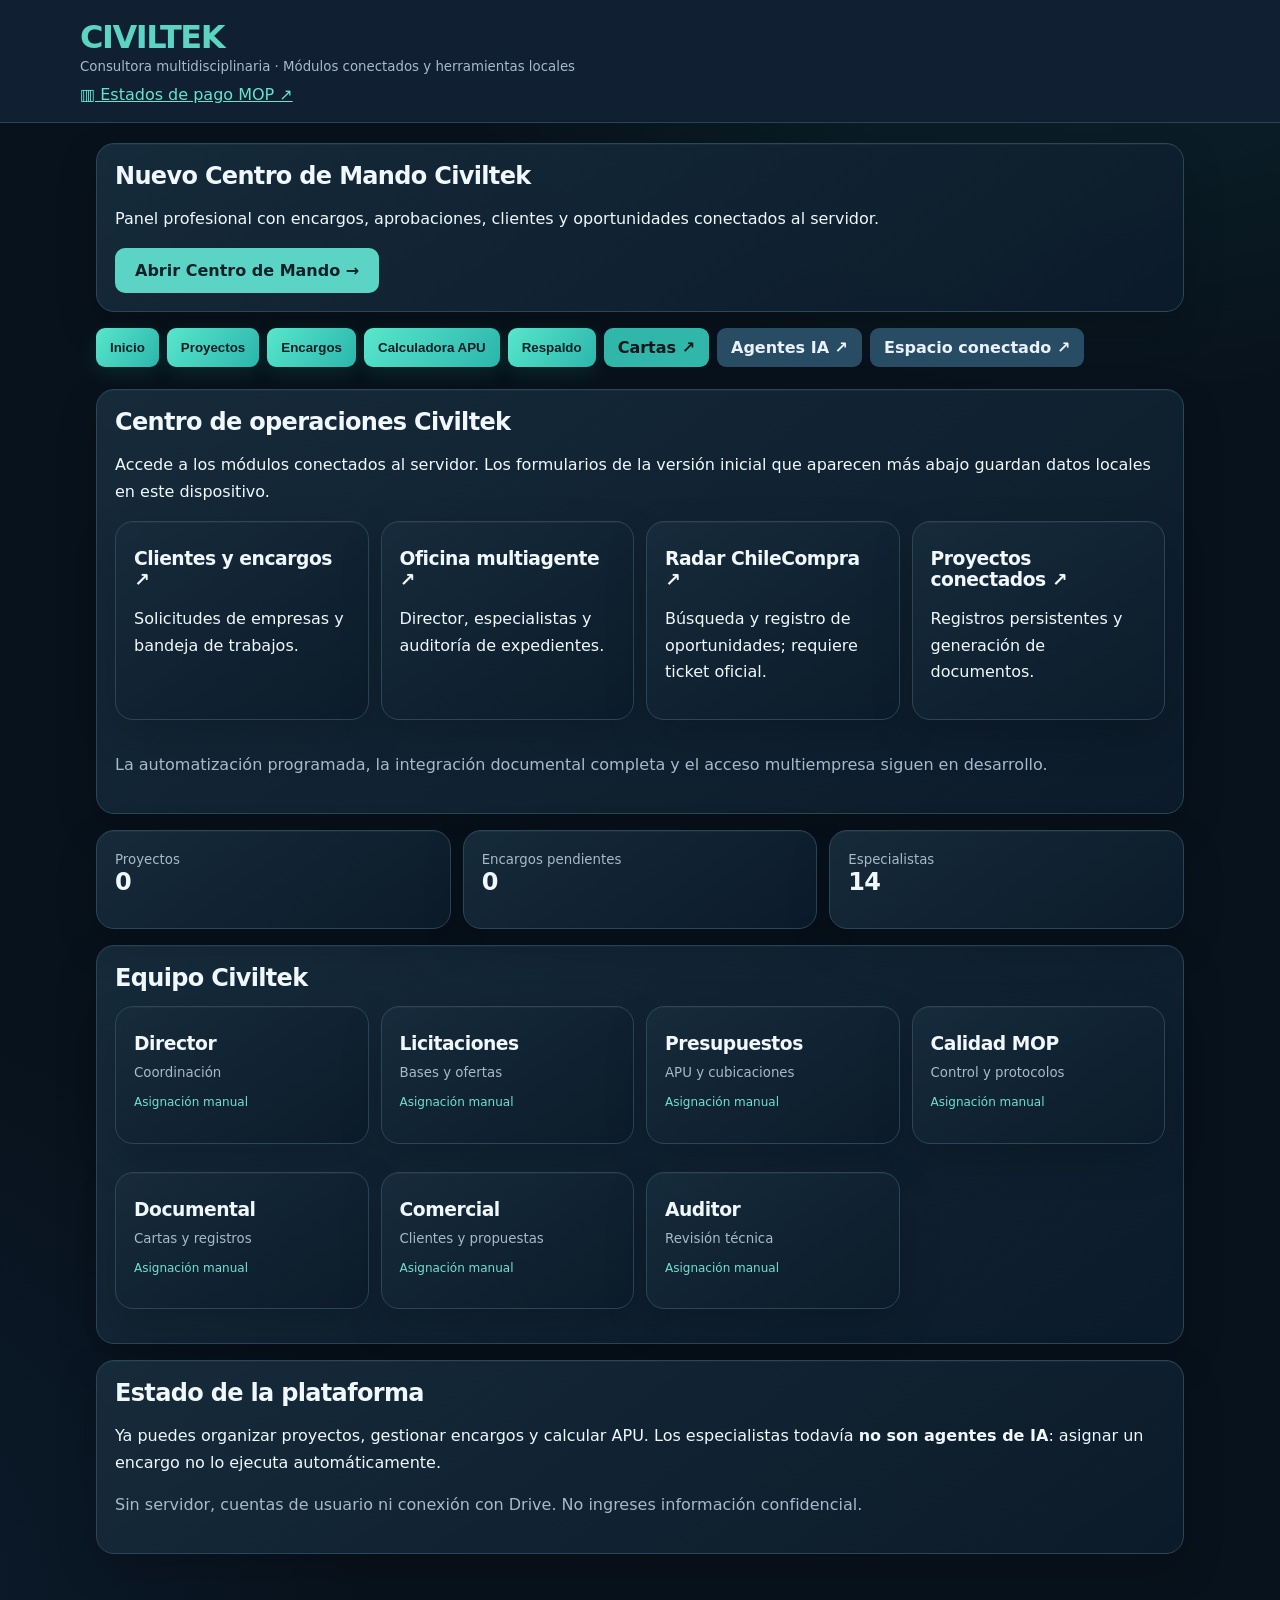
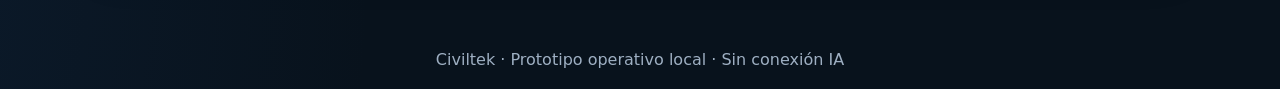
<file: index.html>
<!doctype html>
<html lang="es"><head><meta charset="utf-8"><meta name="viewport" content="width=device-width,initial-scale=1"><title>Civiltek | Oficina Virtual</title>
<style>
:root{font-family:system-ui,Arial,sans-serif;color-scheme:dark;background:#091321;color:#e9f1fb}*{box-sizing:border-box}body{margin:0}header{background:#111f32;border-bottom:1px solid #2c435c;padding:18px max(16px,calc((100vw - 1120px)/2))}h1{margin:0;color:#5bd4c6;letter-spacing:2px}h2{margin:0 0 14px}h3{margin:8px 0}p{line-height:1.5}.muted,small{color:#a7b9cc}main{max-width:1120px;margin:auto;padding:20px 16px 60px}.tabs{display:flex;flex-wrap:wrap;gap:8px;margin:0 0 22px}.tabs button{background:#1b2d43;color:#d7e5f6}.tabs button.active{background:#30b7aa;color:#04151c}button{cursor:pointer;background:#30b7aa;color:#051920;border:0;border-radius:9px;padding:10px 14px;font-weight:700}button.alt{background:#30475f;color:white}button.danger{background:#713c4b;color:white}.panel,.tile{background:#14253b;border:1px solid #2c4763;border-radius:14px;padding:18px;margin-bottom:16px}.grid{display:grid;grid-template-columns:repeat(auto-fit,minmax(220px,1fr));gap:12px}.flex{display:flex;flex-wrap:wrap;gap:10px;align-items:center}.grow{flex:1}label{display:block;margin:12px 0 5px;color:#c7d6e7}input,select,textarea{width:100%;border:1px solid #45627e;border-radius:8px;background:#0b1929;color:#f0f6ff;padding:11px;font:inherit}textarea{min-height:92px}table{width:100%;border-collapse:collapse}td,th{padding:9px;text-align:left;border-bottom:1px solid #30435a}th{color:#9fd6d1}table input{min-width:90px}table .numeric{width:115px}.scroll{overflow:auto}.pill{color:#71dfd3;font-size:12px}section[hidden]{display:none!important}.task{border-left:3px solid #30b7aa;padding:12px;background:#0e1d30;border-radius:8px;margin:9px 0}output{font-variant-numeric:tabular-nums}footer{text-align:center;padding:20px;color:#9eafc2}@media(max-width:600px){header{padding:16px}td,th{padding:6px}button{padding:10px}}
</style><link rel="stylesheet" href="/civiltek-ui.css?v=1"></head><body>
<header><h1>CIVILTEK</h1><small>Consultora multidisciplinaria · Módulos conectados y herramientas locales</small><nav style="margin-top:10px"><a href="/estados-pago" style="color:#62e4d0">▥ Estados de pago MOP ↗</a></nav></header><main>
<div class="panel" style="border-color:#37bda9;background:linear-gradient(110deg,#153a43,#14253b)"><h2>Nuevo Centro de Mando Civiltek</h2><p>Panel profesional con encargos, aprobaciones, clientes y oportunidades conectados al servidor.</p><a href="/panel" style="display:inline-block;padding:13px 20px;border-radius:10px;background:#5bd4c6;color:#09202a;text-decoration:none;font-weight:800">Abrir Centro de Mando →</a></div><nav class="tabs" aria-label="Módulos"><button class="active" data-tab="inicio">Inicio</button><button data-tab="proyectos">Proyectos</button><button data-tab="tareas">Encargos</button><button data-tab="apu">Calculadora APU</button><button data-tab="respaldo">Respaldo</button><a class="action" href="./cartas.html" style="display:inline-flex;align-items:center;background:#30b7aa;color:#04151c;text-decoration:none;border-radius:9px;padding:10px 14px;font-weight:700">Cartas ↗</a><a href="./agentes" style="display:inline-flex;align-items:center;background:#294c65;color:#e9f1fb;text-decoration:none;border-radius:9px;padding:10px 14px;font-weight:700">Agentes IA ↗</a><a href="./workspace" style="display:inline-flex;align-items:center;background:#294c65;color:#e9f1fb;text-decoration:none;border-radius:9px;padding:10px 14px;font-weight:700">Espacio conectado ↗</a></nav>
<section id="inicio"><section class="panel" aria-label="Módulos de la consultora"><h2>Centro de operaciones Civiltek</h2><p>Accede a los módulos conectados al servidor. Los formularios de la versión inicial que aparecen más abajo guardan datos locales en este dispositivo.</p><div class="grid"><a class="tile" href="/clientes" style="color:inherit;text-decoration:none"><h3>Clientes y encargos ↗</h3><p>Solicitudes de empresas y bandeja de trabajos.</p></a><a class="tile" href="/oficina" style="color:inherit;text-decoration:none"><h3>Oficina multiagente ↗</h3><p>Director, especialistas y auditoría de expedientes.</p></a><a class="tile" href="/oportunidades" style="color:inherit;text-decoration:none"><h3>Radar ChileCompra ↗</h3><p>Búsqueda y registro de oportunidades; requiere ticket oficial.</p></a><a class="tile" href="/workspace" style="color:inherit;text-decoration:none"><h3>Proyectos conectados ↗</h3><p>Registros persistentes y generación de documentos.</p></a></div><p class="muted">La automatización programada, la integración documental completa y el acceso multiempresa siguen en desarrollo.</p></section><div class="grid"><div class="tile"><small>Proyectos</small><h2 id="countProjects">0</h2></div><div class="tile"><small>Encargos pendientes</small><h2 id="countTasks">0</h2></div><div class="tile"><small>Especialistas</small><h2>14</h2></div></div><div class="panel"><h2>Equipo Civiltek</h2><div class="grid" id="agents"></div></div><div class="panel"><h2>Estado de la plataforma</h2><p>Ya puedes organizar proyectos, gestionar encargos y calcular APU. Los especialistas todavía <strong>no son agentes de IA</strong>: asignar un encargo no lo ejecuta automáticamente.</p><p class="muted">Sin servidor, cuentas de usuario ni conexión con Drive. No ingreses información confidencial.</p></div></section>
<section id="proyectos" hidden><div class="panel"><h2>Crear proyecto</h2><label for="projectName">Nombre del proyecto</label><input id="projectName" placeholder="Ej.: Presupuesto pavimentación"><label for="projectClient">Cliente / referencia (opcional)</label><input id="projectClient"><p><button id="addProject">Agregar proyecto</button></p></div><div id="projectList"></div></section>
<section id="tareas" hidden><div class="panel"><h2>Nuevo encargo</h2><div class="grid"><div><label for="taskProject">Proyecto</label><select id="taskProject"></select></div><div><label for="taskAgent">Especialista</label><select id="taskAgent"></select></div></div><label for="taskText">Descripción</label><textarea id="taskText" placeholder="Ej.: Revisar el presupuesto y sus cantidades"></textarea><button id="addTask">Crear encargo</button></div><div class="panel"><div class="flex"><h2 class="grow">Seguimiento</h2><select id="taskFilter" style="max-width:180px"><option value="Todas">Todas</option><option value="Pendiente">Pendientes</option><option value="En proceso">En proceso</option><option value="Completada">Completadas</option></select></div><div id="taskList"></div></div></section>
<section id="apu" hidden><div class="panel"><h2>Análisis de precio unitario</h2><p class="muted">Calculadora referencial. Los rendimientos, precios y criterios MOP deben ser ingresados y verificados por un profesional.</p><label for="apuName">Partida</label><input id="apuName" value="Partida sin nombre"><label for="apuUnit">Unidad de pago</label><input id="apuUnit" value="m³"><div class="scroll"><table><thead><tr><th>Insumo</th><th>Unidad</th><th>Cantidad</th><th>Precio CLP</th><th>Subtotal</th><th></th></tr></thead><tbody id="apuRows"></tbody></table></div><p><button id="addRow">Agregar insumo</button></p><div class="grid"><div><label for="gg">Gastos generales (%)</label><input id="gg" type="number" min="0" step=".1" value="10"></div><div><label for="util">Utilidad (%)</label><input id="util" type="number" min="0" step=".1" value="10"></div><div><label for="iva">IVA (%)</label><input id="iva" type="number" min="0" step=".1" value="19"></div></div><div id="apuTotals" class="panel" aria-live="polite"></div><button id="exportApu">Exportar APU CSV</button></div></section>
<section id="respaldo" hidden><div class="panel"><h2>Respaldo de datos</h2><p>Guarda una copia de proyectos y tareas en JSON. Los datos se almacenan exclusivamente en este navegador y pueden perderse al borrar sus datos.</p><div class="flex"><button id="exportData">Descargar respaldo JSON</button><label for="importData" class="grow">Restaurar respaldo JSON<input id="importData" type="file" accept=".json,application/json"></label></div><p class="muted">Restaurar reemplaza los proyectos y encargos actuales; la calculadora APU no se incluye en el respaldo.</p></div></section>
</main><footer>Civiltek · Prototipo operativo local · Sin conexión IA</footer>
<script>
"use strict";
const agents=[["Director","Coordinación"],["Licitaciones","Bases y ofertas"],["Presupuestos","APU y cubicaciones"],["Calidad MOP","Control y protocolos"],["Documental","Cartas y registros"],["Comercial","Clientes y propuestas"],["Auditor","Revisión técnica"]];
const $=id=>document.getElementById(id),esc=s=>String(s??"").replace(/[&<>"']/g,c=>({"&":"&amp;","<":"&lt;",">":"&gt;",'"':"&quot;","'":"&#39;"}[c])),money=n=>new Intl.NumberFormat("es-CL",{style:"currency",currency:"CLP",maximumFractionDigits:0}).format(Number.isFinite(n)?n:0),id=()=>globalThis.crypto?.randomUUID?.()||Date.now().toString(36)+Math.random().toString(36).slice(2);
let db={projects:[],tasks:[]};try{let x=JSON.parse(localStorage.getItem("civiltek_v2")||"null");if(x&&Array.isArray(x.projects)&&Array.isArray(x.tasks))db=x;else{let old=JSON.parse(localStorage.getItem("civiltek_tasks_v1")||"[]");if(Array.isArray(old))db.tasks=old.map(t=>({...t,projectId:""}))}}catch{}
function save(){localStorage.setItem("civiltek_v2",JSON.stringify(db));render()}
document.querySelectorAll("[data-tab]").forEach(b=>b.onclick=()=>{document.querySelectorAll("[data-tab]").forEach(x=>x.classList.toggle("active",x===b));document.querySelectorAll("main>section").forEach(s=>s.hidden=s.id!==b.dataset.tab)});
$("agents").innerHTML=agents.map(([n,d])=>'<div class="tile"><h3>'+esc(n)+'</h3><small>'+esc(d)+'</small><p class="pill">Asignación manual</p></div>').join("");
$("taskAgent").innerHTML=agents.map(([n])=>'<option>'+esc(n)+'</option>').join("");
function render(){ $("countProjects").textContent=db.projects.length;$("countTasks").textContent=db.tasks.filter(t=>t.status!=="Completada").length;
$("projectList").innerHTML=db.projects.length?db.projects.map(p=>'<div class="task"><strong>'+esc(p.name)+'</strong><p class="muted">'+esc(p.client)+'</p><small>'+db.tasks.filter(t=>t.projectId===p.id).length+' encargos</small></div>').join(""):'Aún no hay proyectos.';
$("taskProject").innerHTML='<option value="">Sin proyecto</option>'+db.projects.map(p=>'<option value="'+esc(p.id)+'">'+esc(p.name)+'</option>').join("");
const filter=$("taskFilter").value,shown=db.tasks.filter(t=>filter==="Todas"||t.status===filter);
$("taskList").innerHTML=shown.length?shown.map(t=>{let p=db.projects.find(p=>p.id===t.projectId);return '<article class="task"><strong>'+esc(t.agent)+'</strong> · <span class="pill">'+esc(t.status)+'</span><p>'+esc(t.text)+'</p><small>'+esc(p?.name||"Sin proyecto")+' · '+esc(t.date)+'</small><p><button class="alt" data-next="'+esc(t.id)+'">Cambiar estado</button> <button class="danger" data-remove="'+esc(t.id)+'">Eliminar</button></p></article>'}).join(""):"No hay encargos en este filtro.";
document.querySelectorAll("[data-next]").forEach(b=>b.onclick=()=>{let t=db.tasks.find(t=>t.id===b.dataset.next);if(t){let seq=["Pendiente","En proceso","Completada"];t.status=seq[(seq.indexOf(t.status)+1)%3];save()}});
document.querySelectorAll("[data-remove]").forEach(b=>b.onclick=()=>{if(confirm("¿Eliminar este encargo?")){db.tasks=db.tasks.filter(t=>t.id!==b.dataset.remove);save()}})}
$("addProject").onclick=()=>{let name=$("projectName").value.trim();if(!name)return alert("Indica un nombre.");db.projects.push({id:id(),name,client:$("projectClient").value.trim()});$("projectName").value="";$("projectClient").value="";save()};
$("addTask").onclick=()=>{let text=$("taskText").value.trim();if(!text)return alert("Describe el encargo.");db.tasks.unshift({id:id(),text,projectId:$("taskProject").value,agent:$("taskAgent").value,status:"Pendiente",date:new Date().toLocaleString("es-CL")});$("taskText").value="";save()};
$("taskFilter").onchange=render;
function download(name,content,type){let u=URL.createObjectURL(new Blob([content],{type})),a=document.createElement("a");a.href=u;a.download=name;a.click();setTimeout(()=>URL.revokeObjectURL(u),1500)}
$("exportData").onclick=()=>download("civiltek-respaldo.json",JSON.stringify({version:2,...db},null,2),"application/json");
$("importData").onchange=async e=>{let f=e.target.files[0];if(!f)return;try{let data=JSON.parse(await f.text());if(!Array.isArray(data.projects)||!Array.isArray(data.tasks))throw Error("Formato incorrecto");if(!confirm("¿Reemplazar los datos locales con el respaldo?"))return;db={projects:data.projects,tasks:data.tasks};save();alert("Respaldo restaurado")}catch(err){alert("No se pudo importar: "+err.message)}finally{e.target.value=""}};
let rows=[{name:"Material",unit:"m³",qty:1,price:0}];
function num(v){let n=Number(v);return Number.isFinite(n)&&n>=0?n:0}
function renderRows(){ $("apuRows").innerHTML=rows.map((r,i)=>'<tr><td><input aria-label="Insumo" data-i="'+i+'" data-k="name" value="'+esc(r.name)+'"></td><td><input aria-label="Unidad" data-i="'+i+'" data-k="unit" value="'+esc(r.unit)+'"></td><td><input class="numeric" aria-label="Cantidad" type="number" min="0" step="any" data-i="'+i+'" data-k="qty" value="'+r.qty+'"></td><td><input class="numeric" aria-label="Precio" type="number" min="0" step="any" data-i="'+i+'" data-k="price" value="'+r.price+'"></td><td id="sub'+i+'"></td><td><button class="danger" data-del="'+i+'" aria-label="Quitar insumo">×</button></td></tr>').join("");
$("apuRows").querySelectorAll("input").forEach(el=>el.oninput=()=>{let i=Number(el.dataset.i),k=el.dataset.k;rows[i][k]=["qty","price"].includes(k)?num(el.value):el.value;calc()});
$("apuRows").querySelectorAll("[data-del]").forEach(b=>b.onclick=()=>{rows.splice(Number(b.dataset.del),1);renderRows()});calc()}
function calc(){let direct=rows.reduce((a,r,i)=>{let v=num(r.qty)*num(r.price);let el=$("sub"+i);if(el)el.textContent=money(v);return a+v},0),gg=direct*num($("gg").value)/100,util=(direct+gg)*num($("util").value)/100,net=direct+gg+util,iva=net*num($("iva").value)/100;$("apuTotals").innerHTML='<p>Costo directo: <strong>'+money(direct)+'</strong></p><p>Gastos generales: '+money(gg)+'</p><p>Utilidad: '+money(util)+'</p><p>Precio neto unitario: <strong>'+money(net)+'</strong></p><p>IVA: '+money(iva)+'</p><h3>Total unitario: '+money(net+iva)+'</h3>'}
$("addRow").onclick=()=>{rows.push({name:"",unit:"un",qty:1,price:0});renderRows()};
["gg","util","iva"].forEach(k=>$(k).oninput=calc);
$("exportApu").onclick=()=>{const quote=x=>'"'+String(x).replace(/"/g,'""')+'"',lines=[["Partida",$("apuName").value],["Unidad",$("apuUnit").value],[],["Insumo","Unidad","Cantidad","Precio CLP","Subtotal CLP"],...rows.map(r=>[r.name,r.unit,r.qty,r.price,num(r.qty)*num(r.price)]),[],["GG %",$("gg").value],["Utilidad %",$("util").value],["IVA %",$("iva").value]];download("civiltek-apu.csv","\uFEFF"+lines.map(l=>l.map(quote).join(";")).join("\r\n"),"text/csv;charset=utf-8")};
renderRows();render();
</script></body></html>
</file>
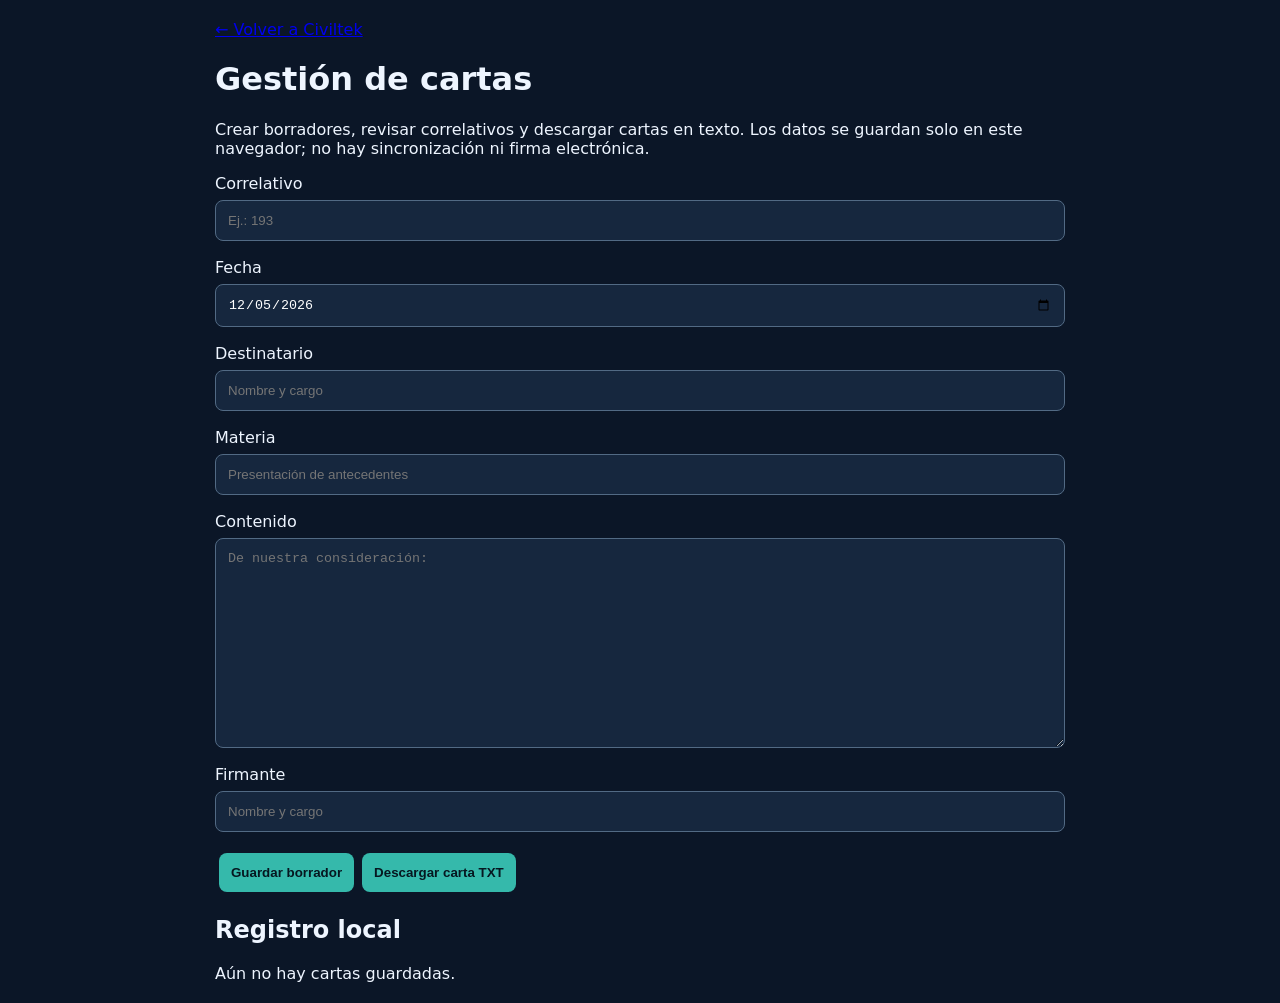
<file: cartas.html>
<!doctype html><html lang="es"><head><meta charset="utf-8"><meta name="viewport" content="width=device-width,initial-scale=1"><title>Civiltek | Cartas</title><style>body{font:16px system-ui;background:#0b1627;color:#eef5ff;max-width:850px;margin:auto;padding:20px}input,textarea{display:block;width:100%;box-sizing:border-box;background:#16273e;border:1px solid #526a84;border-radius:8px;color:white;padding:12px;margin:7px 0 17px}textarea{min-height:210px}button,a.action{background:#35b9ab;border:0;border-radius:8px;color:#061720;padding:12px;font-weight:700;cursor:pointer;text-decoration:none;display:inline-block;margin:4px}article{border:1px solid #344960;border-radius:10px;padding:15px;margin:10px 0}small{color:#b6c9db}</style></head><body><a href="./index.html">← Volver a Civiltek</a><h1>Gestión de cartas</h1><p>Crear borradores, revisar correlativos y descargar cartas en texto. Los datos se guardan solo en este navegador; no hay sincronización ni firma electrónica.</p><label>Correlativo</label><input id="number" type="number" min="1" placeholder="Ej.: 193"><label>Fecha</label><input id="date" type="date"><label>Destinatario</label><input id="to" placeholder="Nombre y cargo"><label>Materia</label><input id="subject" placeholder="Presentación de antecedentes"><label>Contenido</label><textarea id="body" placeholder="De nuestra consideración:"></textarea><label>Firmante</label><input id="signer" placeholder="Nombre y cargo"><button id="save">Guardar borrador</button><button id="download">Descargar carta TXT</button><h2>Registro local</h2><div id="list"></div><script>
const $=x=>document.getElementById(x),key="civiltek_letters_v1";let letters=[];try{let a=JSON.parse(localStorage.getItem(key)||"[]");if(Array.isArray(a))letters=a}catch{}$("date").value=new Date().toLocaleDateString("en-CA");const escapeHtml=s=>String(s).replace(/[&<>"']/g,c=>({"&":"&amp;","<":"&lt;",">":"&gt;",'"':"&quot;","'":"&#39;"}[c]));function get(){return {id:Date.now()+"-"+Math.random(),number:$("number").value||"S/N",date:$("date").value,to:$("to").value,subject:$("subject").value,body:$("body").value,signer:$("signer").value}}function content(l){return ["CARTA N.º "+l.number,l.date,"","A: "+l.to,"MAT.: "+l.subject,"",l.body,"","Atentamente,",l.signer].join("\n")}function download(l){let url=URL.createObjectURL(new Blob([content(l)],{type:"text/plain;charset=utf-8"})),a=document.createElement("a");a.href=url;a.download="carta-"+String(l.number).replace(/[^a-z0-9-]/gi,"_")+".txt";a.click();setTimeout(()=>URL.revokeObjectURL(url),1000)}function render(){$("list").innerHTML=letters.length?letters.map((l,i)=>'<article><strong>Carta '+escapeHtml(l.number)+'</strong> · '+escapeHtml(l.subject)+'<p><small>'+escapeHtml(l.date)+' · '+escapeHtml(l.to)+'</small></p><button data-d="'+i+'">Descargar</button><button data-x="'+i+'">Eliminar</button></article>').join(""):"Aún no hay cartas guardadas.";document.querySelectorAll("[data-d]").forEach(b=>b.onclick=()=>download(letters[Number(b.dataset.d)]));document.querySelectorAll("[data-x]").forEach(b=>b.onclick=()=>{if(confirm("¿Eliminar borrador?")){letters.splice(Number(b.dataset.x),1);persist()}})}function persist(){localStorage.setItem(key,JSON.stringify(letters));render()}$("save").onclick=()=>{let l=get();if(!l.subject.trim()||!l.body.trim())return alert("Completa materia y contenido.");if(letters.some(x=>x.number===l.number)&&!confirm("Número repetido. ¿Guardar igual?"))return;letters.unshift(l);persist();alert("Borrador guardado")};$("download").onclick=()=>download(get());render();
</script></body></html>
</file>
<file: civiltek-ui.css>
/* Civiltek UI refinement v1: shared, accessible and responsive */
:root{--ct-accent:#57e0c7;--ct-bg:#08121f;--ct-border:#30465e;--ct-text:#edf5ff;--ct-muted:#a7bed4}
html{scroll-behavior:smooth}body{background-color:var(--ct-bg);background-image:radial-gradient(ellipse 65% 38% at 90% 0%,rgba(44,139,161,.14),transparent),radial-gradient(ellipse 55% 36% at 0% 90%,rgba(45,83,142,.11),transparent);color:var(--ct-text);-webkit-font-smoothing:antialiased}
button,.btn,a,input,select,textarea{transition:background-color .18s ease,border-color .18s ease,box-shadow .18s ease,transform .18s ease}
button:hover:not(:disabled),.btn:hover{filter:brightness(1.07);transform:translateY(-1px)}
button:disabled{cursor:wait;opacity:.55}
:focus-visible{outline:3px solid #83e9dc!important;outline-offset:3px}
input:focus,select:focus,textarea:focus{border-color:#69e1d2!important;box-shadow:0 0 0 3px rgba(86,220,202,.13);outline:none}
a:hover{color:#a5f9eb}
.card,.metric,.panel,.tile,section.panel{box-shadow:0 12px 32px rgba(0,0,0,.12)}
h1,h2,h3{letter-spacing:-.025em}p{line-height:1.65}
@media(prefers-reduced-motion:reduce){*,*:before,*:after{scroll-behavior:auto!important;transition:none!important;animation:none!important}}
@media(max-width:680px){button,.btn{min-height:42px}input,select,textarea{font-size:16px!important}h1{line-height:1.14}}
/* Dashboard */
.layout .side{background:linear-gradient(180deg,#101e31,#0c1727)}
.layout .side nav a{transition:background-color .18s ease,color .18s ease}
.layout .side nav a.active{border-left:3px solid var(--ct-accent);font-weight:700}
.layout .main{min-width:0}
.layout .metric{position:relative;overflow:hidden}
.layout .metric:before{content:"";position:absolute;top:0;left:0;right:0;height:2px;background:linear-gradient(90deg,#4ed7c2,transparent)}
.layout .metric b{letter-spacing:-.05em}
.layout .card{background:linear-gradient(155deg,#162a40,#102035)}
.layout .actions a{background:#18364a;padding:11px 13px;border-radius:9px;border:1px solid #315a6a}
.layout .actions a:hover{background:#234b5c}
.layout .login{box-shadow:0 30px 75px rgba(0,0,0,.28);border:1px solid #34536a}
@media(max-width:900px){.layout .side{display:block;padding:12px 14px}.layout .side>div{display:inline-block;vertical-align:middle}.layout .side nav{display:flex;gap:5px;overflow-x:auto;padding:7px 0;scrollbar-width:thin}.layout .side nav a{white-space:nowrap;flex-shrink:0}.layout .side nav a.active{border-left:0;border-bottom:2px solid var(--ct-accent)}}
@media(max-width:520px){.layout .metrics{grid-template-columns:repeat(2,minmax(0,1fr))}.layout .metric b{font-size:clamp(24px,7vw,32px)}.layout .card{padding:15px}.layout .main{padding:18px 12px}.layout .top{align-items:flex-start}}

/* Civiltek APU-inspired premium identity: graphite, petroleum blue and emerald */
:root{--ct-accent:#43dcc5;--ct-bg:#08121c;--ct-border:#29445a;--ct-text:#f0f7fd;--ct-muted:#9bb4c9}
body{background-color:#08121c;background-image:radial-gradient(ellipse 75% 45% at 85% -10%,rgba(31,152,148,.18),transparent 75%),radial-gradient(ellipse 55% 45% at -15% 95%,rgba(30,71,122,.19),transparent 80%)}
.panel,.card,.metric,.tile,section.panel{border-color:#2a4659!important;background:linear-gradient(145deg,rgba(22,43,59,.97),rgba(12,27,42,.98))!important;box-shadow:0 16px 42px rgba(0,0,0,.17),inset 0 1px 0 rgba(255,255,255,.035);border-radius:18px!important}
h1{font-weight:850;letter-spacing:-.045em}h2{font-weight:750;letter-spacing:-.028em}
button:not(.secondary):not(.alt):not(.danger),.btn{background:linear-gradient(125deg,#58e6cb,#2cb6ad);color:#061c26;box-shadow:0 6px 20px rgba(43,198,177,.13)}
button.secondary,button.alt{background:#213a4d!important;color:#e6f5fa!important;border:1px solid #35566a}
input,select,textarea{background:#0b1b2b!important;border-color:#365569!important;border-radius:10px!important}
table thead{background:#102e3c}table th{color:#70e2d2!important;font-weight:750;letter-spacing:.025em}
table tbody tr:hover{background:rgba(64,184,172,.055)}
a{color:#65e3d3}::selection{background:#1b766f;color:#fff}
.layout .brand{color:#65e3d3;text-shadow:0 0 32px rgba(72,221,201,.13)}
.layout .side nav a:hover{background:#1d3c4a}
.summary article{background:linear-gradient(145deg,#153a44,#0f283b)!important;border:1px solid #36616a!important;border-radius:16px!important;box-shadow:0 10px 32px rgba(0,0,0,.13)}
.summary article b{font-variant-numeric:tabular-nums;letter-spacing:-.04em}
@media(max-width:600px){.panel,.card,.tile{border-radius:14px!important}header{gap:12px}header nav{line-height:2}}
</file>
